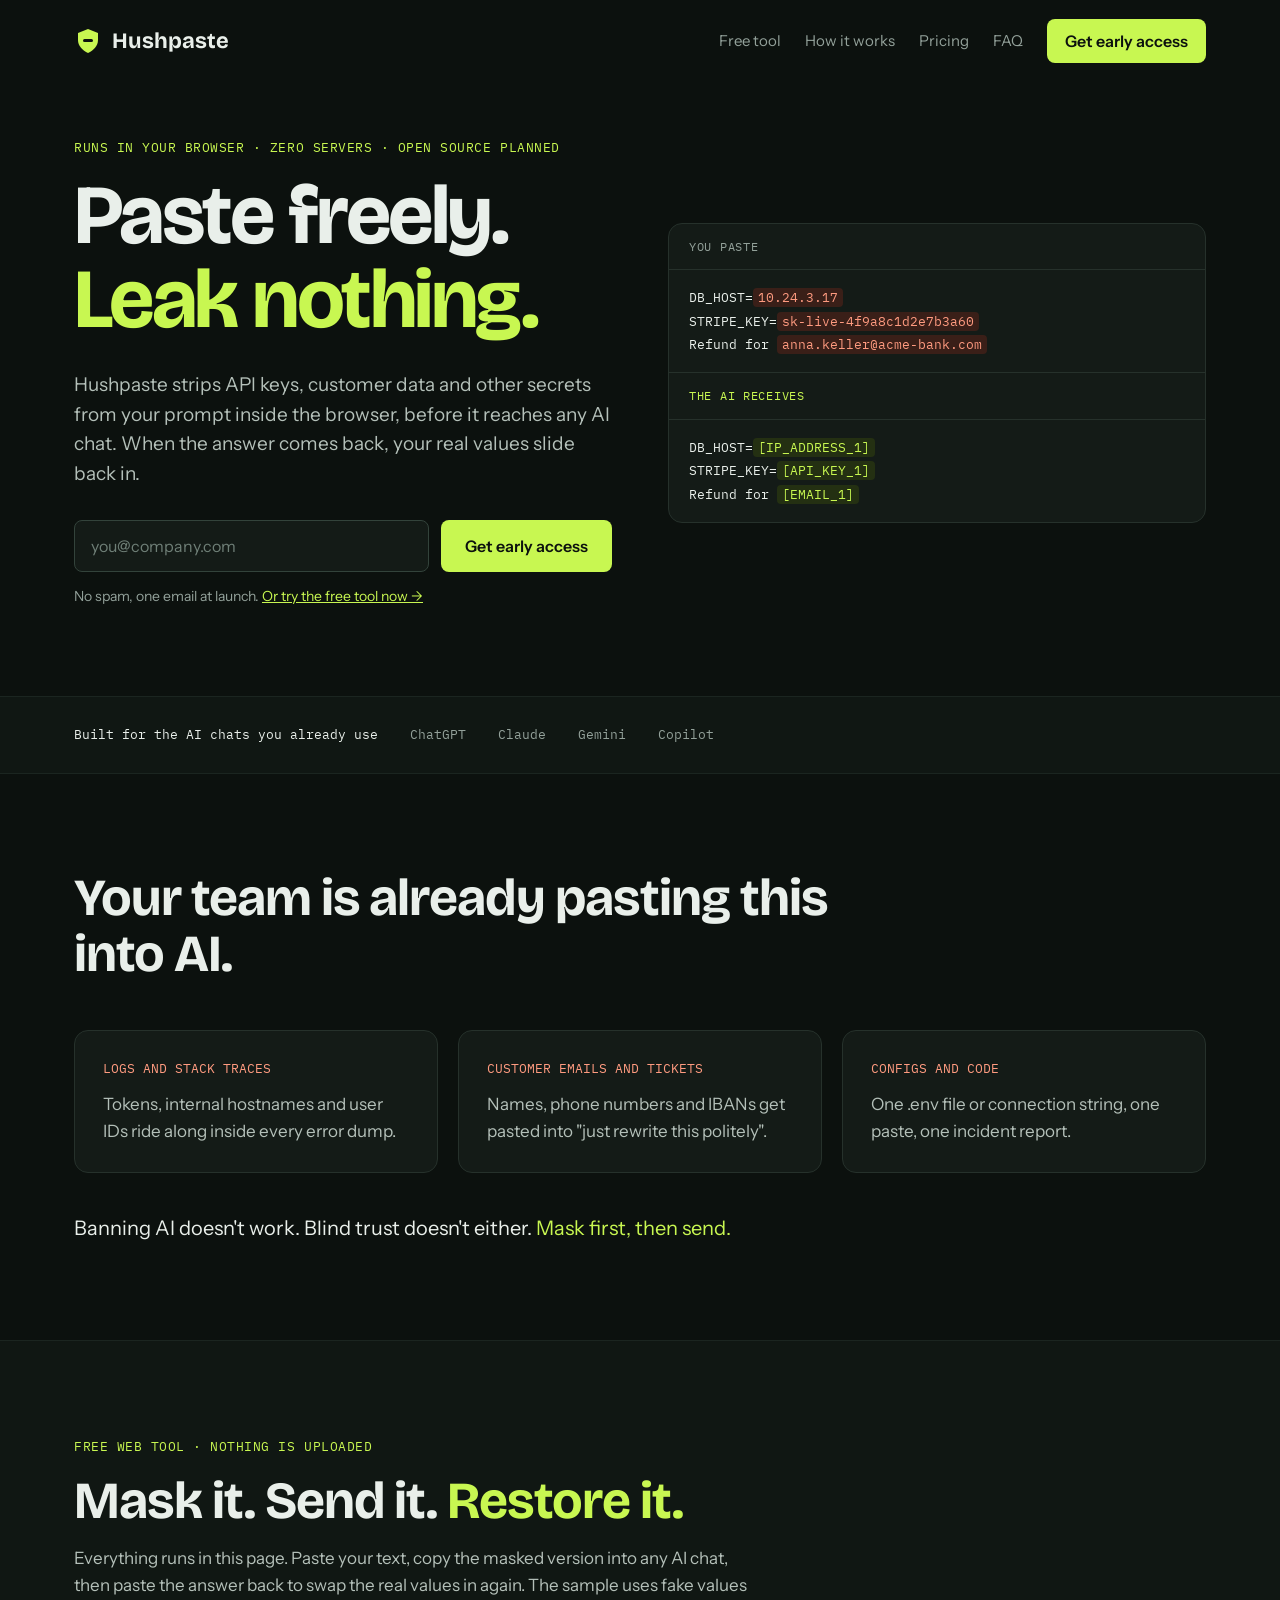
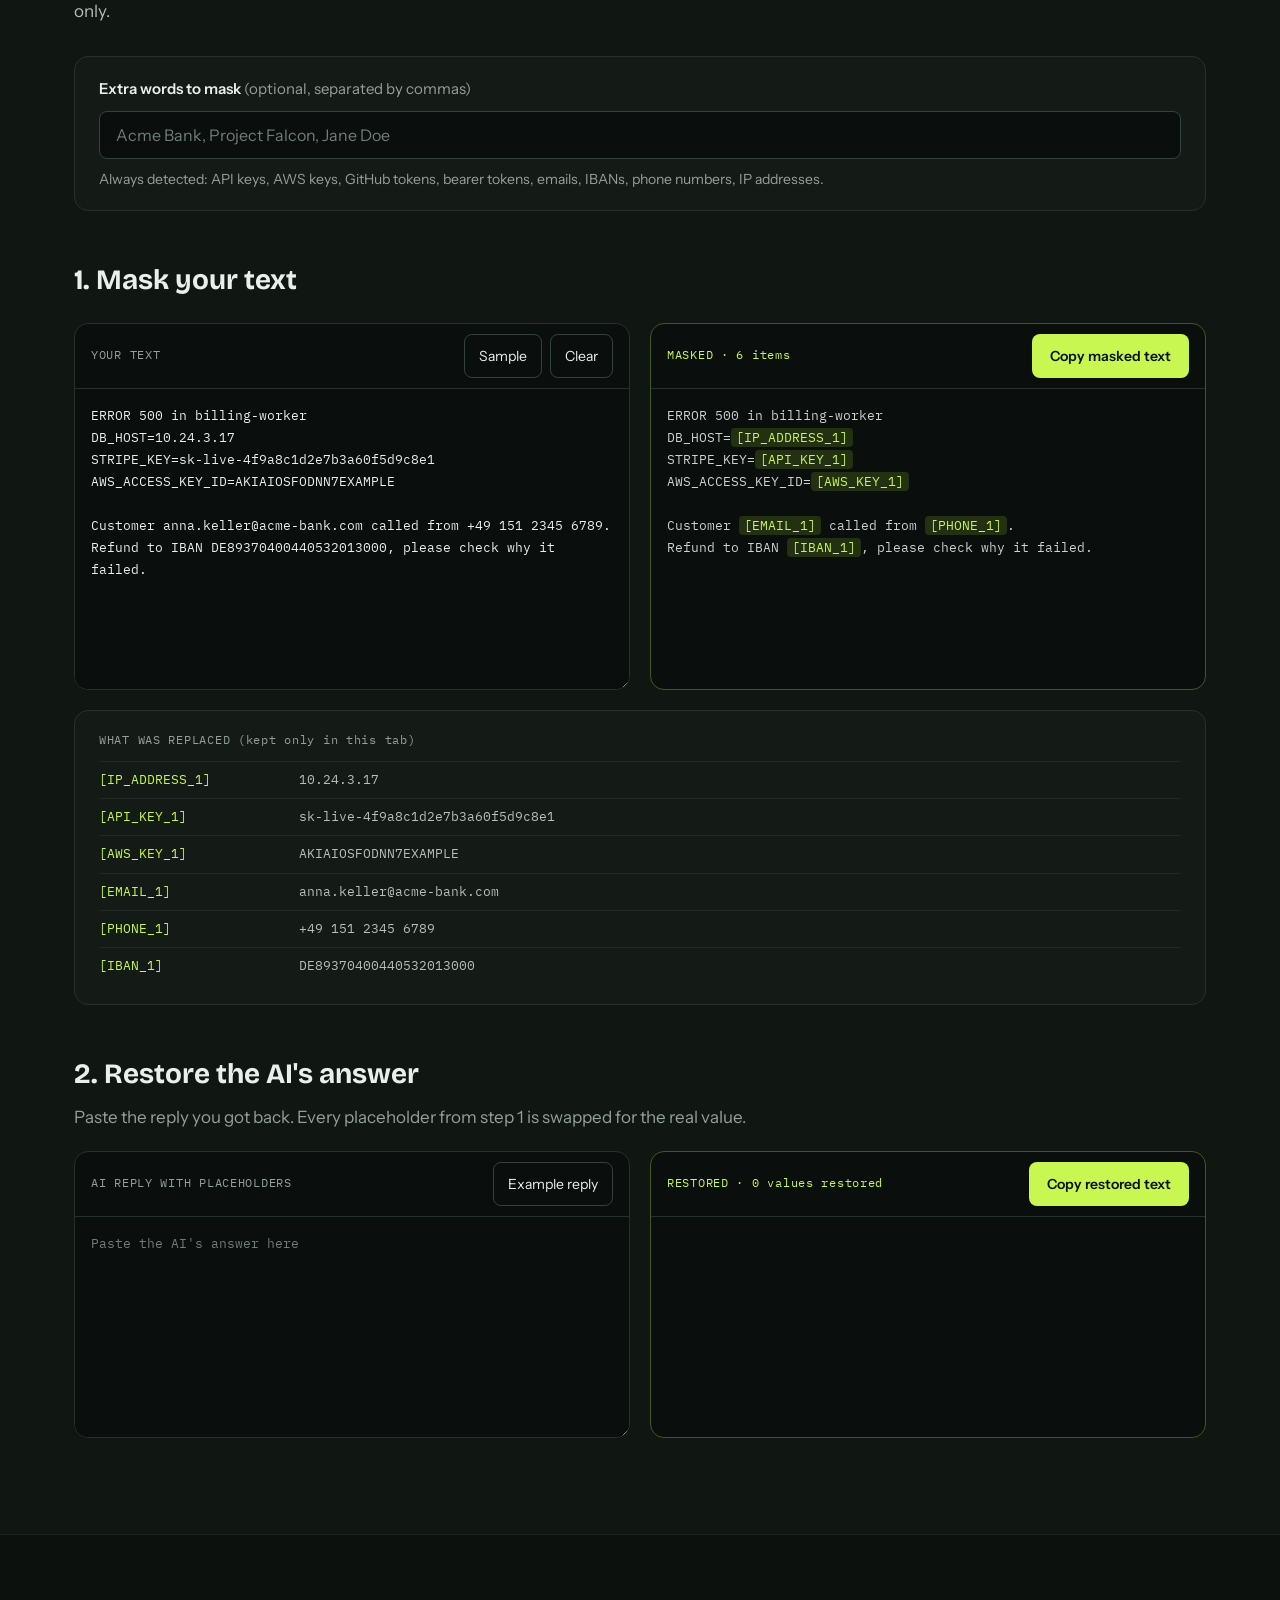
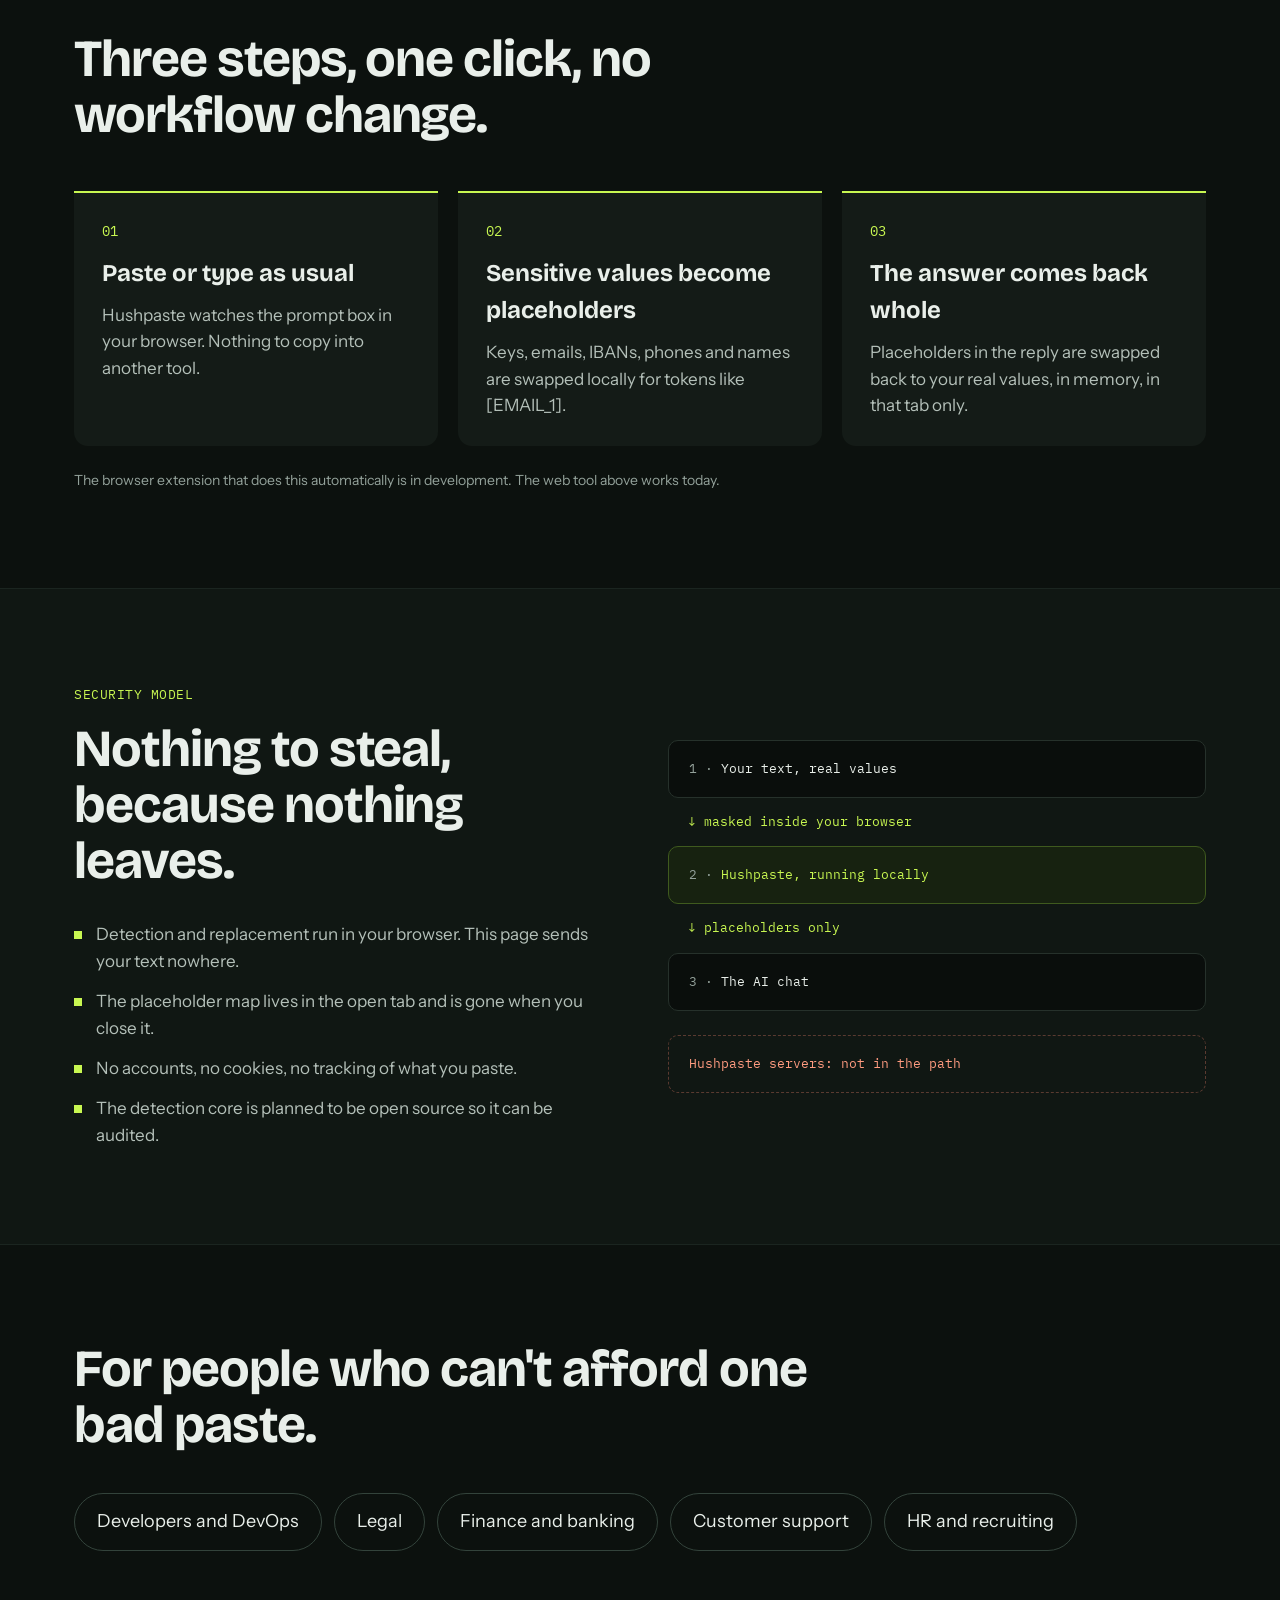
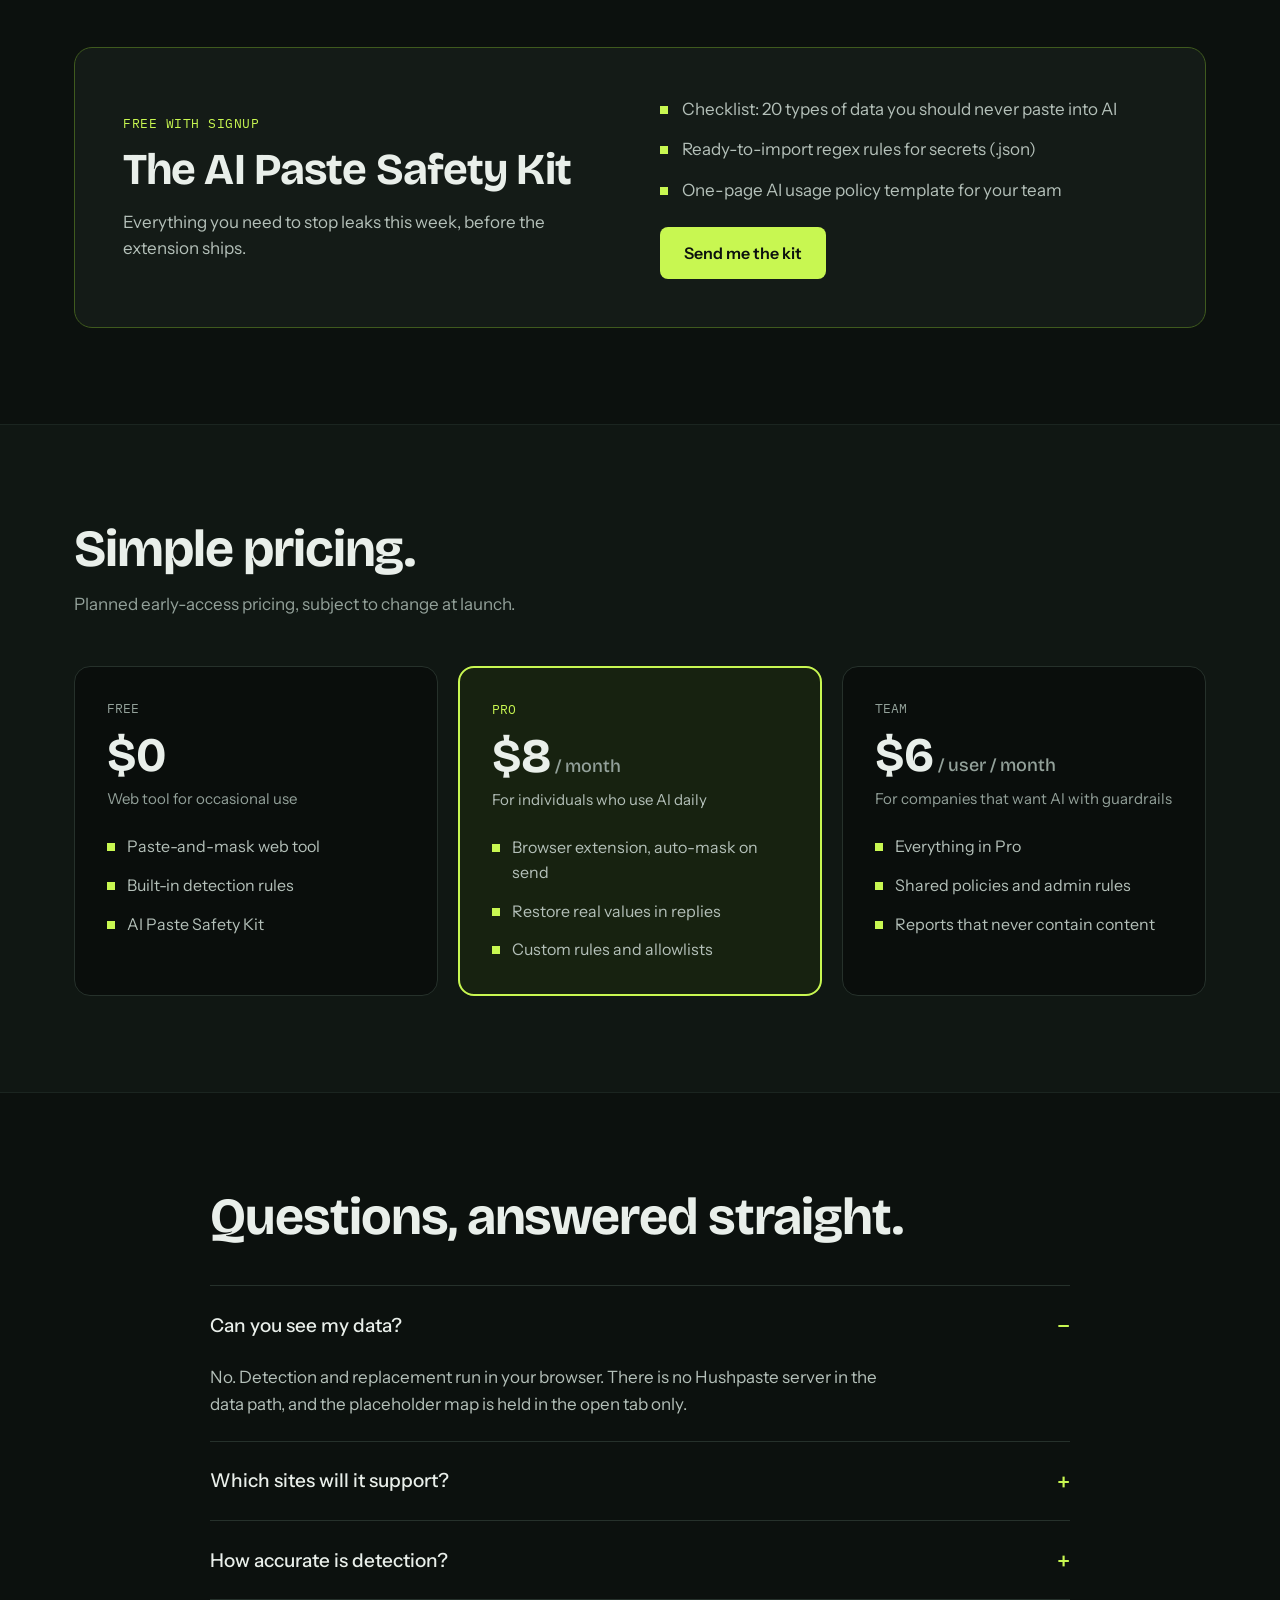
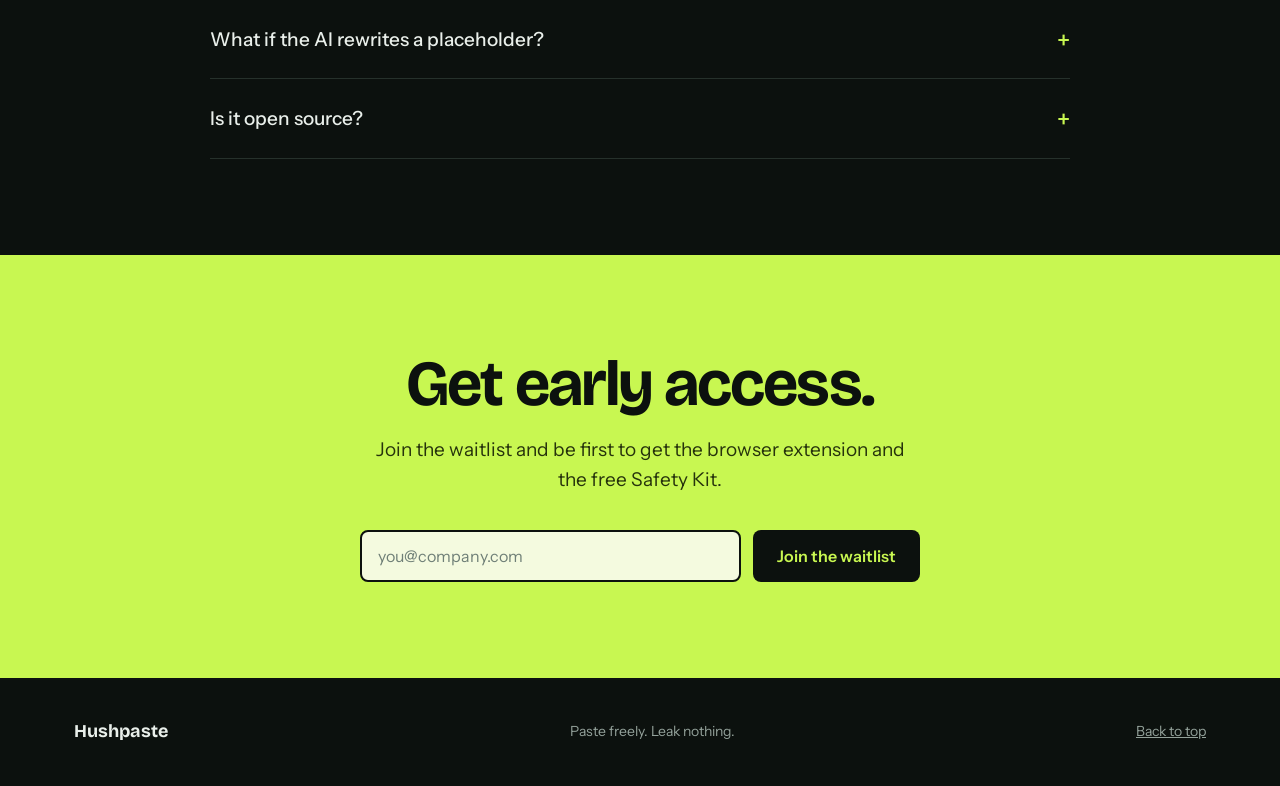
<file: index 2.html>
<!doctype html>
<html lang="en">
<head>
<meta charset="utf-8">
<meta name="viewport" content="width=device-width, initial-scale=1">
<title>Hushpaste: paste freely, leak nothing</title>
<meta name="description" content="Hushpaste masks API keys, emails and other sensitive data in your browser before you paste into an AI chat, then restores them in the reply. Nothing is uploaded.">
<meta property="og:title" content="Hushpaste: paste freely, leak nothing">
<meta property="og:description" content="Mask secrets and personal data before they reach an AI chat. Runs in your browser.">
<link href="https://fonts.googleapis.com/css2?family=Bricolage+Grotesque:opsz,wght@12..96,500;12..96,700&family=IBM+Plex+Mono:wght@400;500&family=Instrument+Sans:wght@400;500;600&display=swap" rel="stylesheet">
<style>
:root{--bg:#0C110E;--bg2:#101713;--panel:#141B17;--deep:#0A0E0C;--line:#26312B;--line2:#33433B;--text:#E9EFEA;--soft:#B4C0B9;--mute:#93A19A;--lime:#C8F751;--limebg:#243012;--limeline:#3F5A1E;--coral:#FF9B80;--coralbg:#3A1F18}
*{box-sizing:border-box}
html{scroll-behavior:smooth}
body{margin:0;background:var(--bg);color:var(--text);font-family:'Instrument Sans',system-ui,sans-serif;font-size:17px;line-height:1.55}
a{color:var(--lime)}
a:hover{color:#E3FF9A}
button,input,textarea{font-family:inherit}
:focus-visible{outline:2px solid var(--lime);outline-offset:2px}
::placeholder{color:#6F7F77}
.wrap{max-width:1180px;margin:0 auto;padding:0 24px}
.mono{font-family:'IBM Plex Mono',monospace}
.disp{font-family:'Bricolage Grotesque',sans-serif;font-weight:700}
.eyebrow{font-family:'IBM Plex Mono',monospace;font-size:13px;letter-spacing:.04em;color:var(--lime);margin:0 0 16px}
h1,h2,h3{margin:0;font-family:'Bricolage Grotesque',sans-serif;font-weight:700}
h2{font-size:clamp(32px,4.5vw,52px);line-height:1.08;letter-spacing:-.02em;max-width:760px}
h3{font-size:24px}
section{padding:96px 0}
.alt{background:var(--bg2);border-top:1px solid #1B2520;border-bottom:1px solid #1B2520}
.btn{display:inline-block;border:0;border-radius:8px;background:var(--lime);color:var(--bg);font-weight:600;font-size:16px;padding:0 24px;min-height:52px;line-height:52px;text-decoration:none;cursor:pointer}
.btn:hover{color:var(--bg);background:#D8FF78}
.btn-sm{min-height:44px;line-height:44px;padding:0 18px;font-size:14px}
.ghost{min-height:44px;padding:0 14px;border-radius:8px;border:1px solid var(--line2);background:transparent;color:var(--text);font-size:14px;cursor:pointer}
nav.top{display:flex;flex-wrap:wrap;align-items:center;justify-content:space-between;gap:12px;padding:16px 0}
.logo{display:flex;align-items:center;gap:10px;text-decoration:none;color:var(--text);font-family:'Bricolage Grotesque',sans-serif;font-weight:700;font-size:22px;padding:8px 0}
.links{display:flex;flex-wrap:wrap;align-items:center;gap:4px 24px;font-size:15px}
.links a{color:var(--mute);text-decoration:none;padding:12px 0}
.links a.btn{color:var(--bg);padding:0 18px;min-height:44px;line-height:44px}
.hero{display:flex;flex-wrap:wrap;gap:56px;align-items:center;padding:56px 0 88px}
.hero>div{flex:1 1 440px;min-width:0}
.hero h1{font-size:clamp(44px,7vw,84px);line-height:1;letter-spacing:-.03em}
.sub{margin:28px 0 0;max-width:560px;font-size:19px;color:var(--soft)}
.wl form{display:flex;flex-wrap:wrap;gap:12px;margin-top:32px;max-width:560px}
.wl input{flex:1 1 240px;min-width:0;height:52px;padding:0 16px;border-radius:8px;border:1px solid var(--line2);background:var(--panel);color:var(--text);font-size:16px}
.wl button{height:52px;padding:0 24px;border:0;border-radius:8px;background:var(--lime);color:var(--bg);font-weight:600;font-size:16px;cursor:pointer}
.err{margin:10px 0 0;color:#FF8A6B;font-size:14px}
.ok{margin-top:32px;max-width:560px;padding:20px 24px;border:1px solid var(--limeline);background:#172210;border-radius:12px}
.small{margin:14px 0 0;font-size:14px;color:var(--mute)}
.card{background:var(--panel);border:1px solid var(--line);border-radius:14px;overflow:hidden;font-family:'IBM Plex Mono',monospace;font-size:13px;line-height:1.8}
.card .hd{padding:12px 20px;border-bottom:1px solid var(--line);color:var(--mute);font-size:12px;letter-spacing:.06em}
.card .bd{padding:16px 20px;overflow-x:auto;white-space:nowrap}
.bad{background:var(--coralbg);color:var(--coral);padding:1px 5px;border-radius:4px}
.tok{background:var(--limebg);color:var(--lime);padding:1px 5px;border-radius:4px}
.strip{padding:28px 0;border-top:1px solid #1B2520;border-bottom:1px solid #1B2520;background:var(--bg2)}
.strip .wrap{display:flex;flex-wrap:wrap;gap:12px 32px;font-family:'IBM Plex Mono',monospace;font-size:13px;color:var(--mute)}
.row{display:flex;flex-wrap:wrap;gap:20px;margin-top:48px}
.row>*{flex:1 1 300px;min-width:0}
.box{padding:28px;background:var(--panel);border:1px solid var(--line);border-radius:14px}
.box p{margin:12px 0 0;color:var(--soft)}
.box .k{margin:0;font-family:'IBM Plex Mono',monospace;font-size:13px;color:var(--coral)}
.step{padding:28px;border-top:2px solid var(--lime);background:var(--panel);border-radius:0 0 14px 14px}
.step .n{margin:0;font-family:'IBM Plex Mono',monospace;font-size:14px;color:var(--lime)}
.step h3{margin-top:12px}
.step p{margin:10px 0 0;color:var(--soft)}
.panels{display:flex;flex-wrap:wrap;gap:20px;margin-top:20px}
.panel{flex:1 1 460px;min-width:0;background:var(--deep);border:1px solid var(--line);border-radius:14px;overflow:hidden}
.panel.g{border-color:var(--limeline)}
.panel .bar{display:flex;flex-wrap:wrap;align-items:center;justify-content:space-between;gap:8px;padding:10px 16px;border-bottom:1px solid var(--line);min-height:64px}
.panel .bar .t{font-family:'IBM Plex Mono',monospace;font-size:12px;letter-spacing:.06em;color:var(--mute)}
.panel.g .bar .t{color:var(--lime)}
.panel textarea{display:block;width:100%;border:0;background:var(--deep);color:var(--text);font-family:'IBM Plex Mono',monospace;font-size:13px;line-height:1.7;padding:16px;resize:vertical}
.out{padding:16px;font-family:'IBM Plex Mono',monospace;font-size:13px;line-height:1.7;color:#C9D4CD;word-break:break-word;white-space:pre-wrap}
.tool h3.s{font-size:28px;margin-top:48px}
.terms{margin-top:32px;padding:20px 24px;background:var(--panel);border:1px solid var(--line);border-radius:14px}
.terms input{display:block;width:100%;margin-top:10px;height:48px;padding:0 16px;border-radius:8px;border:1px solid var(--line2);background:var(--deep);color:var(--text);font-size:16px}
.map{margin-top:20px;padding:20px 24px;background:var(--panel);border:1px solid var(--line);border-radius:14px}
.map .r{display:flex;flex-wrap:wrap;gap:4px 20px;padding:8px 0;border-top:1px solid #1F2A24;font-family:'IBM Plex Mono',monospace;font-size:13px}
.map .r span:first-child{flex:0 0 180px;color:var(--lime)}
.map .r span:last-child{flex:1 1 240px;min-width:0;color:var(--soft);word-break:break-all}
.flow{display:flex;flex-direction:column;gap:14px;justify-content:center;font-family:'IBM Plex Mono',monospace;font-size:13px}
.flow div{padding:18px 20px;background:var(--deep);border:1px solid var(--line);border-radius:10px}
.flow .a{padding:0 0 0 20px;border:0;background:none;color:var(--lime)}
.flow .me{background:#172210;border-color:var(--limeline);color:var(--lime)}
.flow .no{border:1px dashed #5A3A30;color:var(--coral);background:none;margin-top:10px}
ul.ticks{list-style:none;margin:0;padding:0;display:flex;flex-direction:column;gap:14px;color:var(--soft)}
ul.ticks li{display:flex;gap:14px}
ul.ticks li:before{content:"";flex:none;width:8px;height:8px;margin-top:10px;background:var(--lime)}
.chips{display:flex;flex-wrap:wrap;gap:12px;margin-top:40px}
.chips span{padding:14px 22px;border:1px solid var(--line2);border-radius:999px;font-size:18px}
.kit{padding:48px;background:var(--panel);border:1px solid var(--limeline);border-radius:18px;display:flex;flex-wrap:wrap;gap:40px;align-items:center}
.kit>div{flex:1 1 380px;min-width:0}
.price{padding:32px;background:var(--deep);border:1px solid var(--line);border-radius:16px}
.price.hot{background:#172210;border:2px solid var(--lime)}
.price .pn{margin:0;font-family:'IBM Plex Mono',monospace;font-size:13px;color:var(--mute)}
.price.hot .pn{color:var(--lime)}
.price .pp{margin:12px 0 0;font-family:'Bricolage Grotesque',sans-serif;font-weight:700;font-size:48px;line-height:1}
.price .pp small{font-size:18px;font-weight:500;color:var(--mute)}
.price .pd{margin:8px 0 24px;color:var(--mute);font-size:15px}
.price ul.ticks li{font-size:16px;gap:12px}
.price ul.ticks li:before{margin-top:9px}
.faq{max-width:860px;margin:40px auto 0;border-top:1px solid var(--line)}
.faq details{border-bottom:1px solid var(--line)}
.faq summary{list-style:none;cursor:pointer;display:flex;justify-content:space-between;gap:16px;align-items:center;padding:22px 0;min-height:44px;font-size:19px;font-weight:500}
.faq summary::-webkit-details-marker{display:none}
.faq summary:after{content:"+";font-family:'IBM Plex Mono',monospace;color:var(--lime);font-size:22px}
.faq details[open] summary:after{content:"\2212"}
.faq p{margin:0 0 24px;max-width:700px;color:var(--soft)}
.cta{background:var(--lime);color:var(--bg);text-align:center}
.cta h2{margin:0 auto;font-size:clamp(36px,5.5vw,64px);line-height:1.04;letter-spacing:-.03em}
.cta .sub{margin:18px auto 0;color:#26330C}
.cta .wl form{margin:36px auto 0;justify-content:center}
.cta .wl input{border:2px solid var(--bg);background:#F4FADF;color:var(--bg)}
.cta .wl button{background:var(--bg);color:var(--lime)}
.cta .err{color:#7A1F0A;font-weight:500}
.cta .ok{margin:36px auto 0;background:var(--bg);color:var(--text);text-align:left}
footer{padding:40px 0}
footer .wrap{display:flex;flex-wrap:wrap;gap:12px 24px;justify-content:space-between;align-items:center;font-size:14px;color:var(--mute)}
[hidden]{display:none!important}
</style>
</head>
<body>

<div class="wrap">
<nav class="top">
<a class="logo" href="#top"><svg width="28" height="28" viewBox="0 0 28 28" aria-hidden="true"><path d="M14 2 L24 6 V13 C24 19 19.5 23.5 14 26 C8.5 23.5 4 19 4 13 V6 Z" fill="#C8F751"/><rect x="9" y="12" width="10" height="3" rx="1.5" fill="#0C110E"/></svg>Hushpaste</a>
<div class="links">
<a href="#demo">Free tool</a><a href="#how">How it works</a><a href="#pricing">Pricing</a><a href="#faq">FAQ</a>
<a class="btn" href="#join">Get early access</a>
</div>
</nav>
</div>

<main id="top">

<div class="wrap">
<div class="hero">
<div>
<p class="eyebrow">RUNS IN YOUR BROWSER · ZERO SERVERS · OPEN SOURCE PLANNED</p>
<h1>Paste freely.<br><span style="color:var(--lime)">Leak nothing.</span></h1>
<p class="sub">Hushpaste strips API keys, customer data and other secrets from your prompt inside the browser, before it reaches any AI chat. When the answer comes back, your real values slide back in.</p>
<div class="wl">
<form novalidate>
<label for="email-hero" style="position:absolute;width:1px;height:1px;overflow:hidden;clip:rect(0 0 0 0)">Work email</label>
<input id="email-hero" type="email" name="email" placeholder="you@company.com" autocomplete="email">
<button type="submit">Get early access</button>
<p class="err" role="alert" hidden style="flex-basis:100%;margin:0">Enter a valid email to join the waitlist.</p>
</form>
<div class="ok" hidden><p class="disp" style="margin:0;font-size:22px;color:var(--lime)">You're on the list.</p><p style="margin:8px 0 0;color:var(--soft);font-size:15px">We'll email you when early access opens.</p></div>
<p class="small">No spam, one email at launch. <a href="#demo">Or try the free tool now →</a></p>
</div>
</div>
<div class="card">
<div class="hd">YOU PASTE</div>
<div class="bd">
<div>DB_HOST=<span class="bad">10.24.3.17</span></div>
<div>STRIPE_KEY=<span class="bad">sk-live-4f9a8c1d2e7b3a60</span></div>
<div>Refund for <span class="bad">anna.keller@acme-bank.com</span></div>
</div>
<div class="hd" style="border-top:1px solid var(--line);color:var(--lime)">THE AI RECEIVES</div>
<div class="bd">
<div>DB_HOST=<span class="tok">[IP_ADDRESS_1]</span></div>
<div>STRIPE_KEY=<span class="tok">[API_KEY_1]</span></div>
<div>Refund for <span class="tok">[EMAIL_1]</span></div>
</div>
</div>
</div>
</div>

<div class="strip"><div class="wrap"><span style="color:var(--text)">Built for the AI chats you already use</span><span>ChatGPT</span><span>Claude</span><span>Gemini</span><span>Copilot</span></div></div>

<section>
<div class="wrap">
<h2>Your team is already pasting this into AI.</h2>
<div class="row">
<div class="box"><p class="k">LOGS AND STACK TRACES</p><p>Tokens, internal hostnames and user IDs ride along inside every error dump.</p></div>
<div class="box"><p class="k">CUSTOMER EMAILS AND TICKETS</p><p>Names, phone numbers and IBANs get pasted into "just rewrite this politely".</p></div>
<div class="box"><p class="k">CONFIGS AND CODE</p><p>One .env file or connection string, one paste, one incident report.</p></div>
</div>
<p style="margin:40px 0 0;font-size:20px">Banning AI doesn't work. Blind trust doesn't either. <span style="color:var(--lime)">Mask first, then send.</span></p>
</div>
</section>

<section id="demo" class="alt tool">
<div class="wrap">
<p class="eyebrow">FREE WEB TOOL · NOTHING IS UPLOADED</p>
<h2>Mask it. Send it. <span style="color:var(--lime)">Restore it.</span></h2>
<p style="margin:16px 0 0;max-width:680px;color:var(--soft)">Everything runs in this page. Paste your text, copy the masked version into any AI chat, then paste the answer back to swap the real values in again. The sample uses fake values only.</p>

<div class="terms">
<label for="terms" style="display:block;font-size:15px;font-weight:600">Extra words to mask <span style="font-weight:400;color:var(--mute)">(optional, separated by commas)</span></label>
<input id="terms" type="text" placeholder="Acme Bank, Project Falcon, Jane Doe">
<p class="small" style="margin-top:10px">Always detected: API keys, AWS keys, GitHub tokens, bearer tokens, emails, IBANs, phone numbers, IP addresses.</p>
</div>

<h3 class="s">1. Mask your text</h3>
<div class="panels">
<div class="panel">
<div class="bar"><label class="t" for="src">YOUR TEXT</label><div style="display:flex;gap:8px"><button type="button" class="ghost" id="btnSample">Sample</button><button type="button" class="ghost" id="btnClear">Clear</button></div></div>
<textarea id="src" style="min-height:300px" placeholder="Paste a log, an email or a config file here"></textarea>
</div>
<div class="panel g">
<div class="bar"><span class="t">MASKED · <span id="count">0 items</span></span><button type="button" class="btn btn-sm" id="copy1" style="border:0">Copy masked text</button></div>
<div class="out" id="out" style="min-height:300px"></div>
</div>
</div>
<div class="map" id="mapBox" hidden>
<p class="mono" style="margin:0 0 12px;font-size:12px;letter-spacing:.06em;color:var(--mute)">WHAT WAS REPLACED (kept only in this tab)</p>
<div id="map"></div>
</div>

<h3 class="s">2. Restore the AI's answer</h3>
<p style="margin:8px 0 0;color:var(--mute)">Paste the reply you got back. Every placeholder from step 1 is swapped for the real value.</p>
<div class="panels">
<div class="panel">
<div class="bar"><label class="t" for="reply">AI REPLY WITH PLACEHOLDERS</label><button type="button" class="ghost" id="btnExample">Example reply</button></div>
<textarea id="reply" style="min-height:220px" placeholder="Paste the AI's answer here"></textarea>
</div>
<div class="panel g">
<div class="bar"><span class="t">RESTORED · <span id="restCount">0 values restored</span></span><button type="button" class="btn btn-sm" id="copy2" style="border:0">Copy restored text</button></div>
<div class="out" id="restored" style="min-height:220px;color:var(--text)"></div>
</div>
</div>
</div>
</section>

<section id="how">
<div class="wrap">
<h2>Three steps, one click, no workflow change.</h2>
<div class="row">
<div class="step"><p class="n">01</p><h3>Paste or type as usual</h3><p>Hushpaste watches the prompt box in your browser. Nothing to copy into another tool.</p></div>
<div class="step"><p class="n">02</p><h3>Sensitive values become placeholders</h3><p>Keys, emails, IBANs, phones and names are swapped locally for tokens like [EMAIL_1].</p></div>
<div class="step"><p class="n">03</p><h3>The answer comes back whole</h3><p>Placeholders in the reply are swapped back to your real values, in memory, in that tab only.</p></div>
</div>
<p class="small" style="margin-top:24px">The browser extension that does this automatically is in development. The web tool above works today.</p>
</div>
</section>

<section class="alt">
<div class="wrap" style="display:flex;flex-wrap:wrap;gap:56px">
<div style="flex:1 1 460px;min-width:0">
<p class="eyebrow">SECURITY MODEL</p>
<h2>Nothing to steal, because nothing leaves.</h2>
<ul class="ticks" style="margin-top:32px">
<li>Detection and replacement run in your browser. This page sends your text nowhere.</li>
<li>The placeholder map lives in the open tab and is gone when you close it.</li>
<li>No accounts, no cookies, no tracking of what you paste.</li>
<li>The detection core is planned to be open source so it can be audited.</li>
</ul>
</div>
<div class="flow" style="flex:1 1 460px;min-width:0">
<div><span style="color:var(--mute)">1 · </span>Your text, real values</div>
<div class="a">↓ masked inside your browser</div>
<div class="me"><span style="color:var(--mute)">2 · </span>Hushpaste, running locally</div>
<div class="a">↓ placeholders only</div>
<div><span style="color:var(--mute)">3 · </span>The AI chat</div>
<div class="no">Hushpaste servers: not in the path</div>
</div>
</div>
</section>

<section>
<div class="wrap">
<h2>For people who can't afford one bad paste.</h2>
<div class="chips"><span>Developers and DevOps</span><span>Legal</span><span>Finance and banking</span><span>Customer support</span><span>HR and recruiting</span></div>
</div>
</section>

<section style="padding-top:0">
<div class="wrap">
<div class="kit">
<div>
<p class="eyebrow" style="margin-bottom:12px">FREE WITH SIGNUP</p>
<h2 style="font-size:clamp(30px,4vw,44px);line-height:1.1">The AI Paste Safety Kit</h2>
<p style="margin:14px 0 0;color:var(--soft)">Everything you need to stop leaks this week, before the extension ships.</p>
</div>
<div>
<ul class="ticks">
<li>Checklist: 20 types of data you should never paste into AI</li>
<li>Ready-to-import regex rules for secrets (.json)</li>
<li>One-page AI usage policy template for your team</li>
</ul>
<a class="btn" href="#join" style="margin-top:24px">Send me the kit</a>
</div>
</div>
</div>
</section>

<section id="pricing" class="alt">
<div class="wrap">
<h2>Simple pricing.</h2>
<p style="margin:14px 0 0;color:var(--mute)">Planned early-access pricing, subject to change at launch.</p>
<div class="row" style="align-items:stretch">
<div class="price"><p class="pn">FREE</p><p class="pp">$0</p><p class="pd">Web tool for occasional use</p><ul class="ticks"><li>Paste-and-mask web tool</li><li>Built-in detection rules</li><li>AI Paste Safety Kit</li></ul></div>
<div class="price hot"><p class="pn">PRO</p><p class="pp">$8<small> / month</small></p><p class="pd" style="color:var(--soft)">For individuals who use AI daily</p><ul class="ticks"><li>Browser extension, auto-mask on send</li><li>Restore real values in replies</li><li>Custom rules and allowlists</li></ul></div>
<div class="price"><p class="pn">TEAM</p><p class="pp">$6<small> / user / month</small></p><p class="pd">For companies that want AI with guardrails</p><ul class="ticks"><li>Everything in Pro</li><li>Shared policies and admin rules</li><li>Reports that never contain content</li></ul></div>
</div>
</div>
</section>

<section id="faq">
<div class="wrap">
<h2 style="max-width:860px;margin:0 auto">Questions, answered straight.</h2>
<div class="faq">
<details open><summary>Can you see my data?</summary><p>No. Detection and replacement run in your browser. There is no Hushpaste server in the data path, and the placeholder map is held in the open tab only.</p></details>
<details><summary>Which sites will it support?</summary><p>Launch targets are the major AI chats, including ChatGPT, Claude and Gemini. Waitlist members help decide what comes next.</p></details>
<details><summary>How accurate is detection?</summary><p>Values with a known format, such as keys, tokens, IBANs and emails, are caught by pattern matching. Names and organizations are not detected automatically yet, so add them in the "extra words" box and review the result before sending.</p></details>
<details><summary>What if the AI rewrites a placeholder?</summary><p>Restoration matches placeholders exactly. If a reply changes one, it stays as it is and is not guessed.</p></details>
<details><summary>Is it open source?</summary><p>The detection core is planned to be, so anyone can audit exactly what runs in your browser.</p></details>
</div>
</div>
</section>

<section id="join" class="cta">
<div class="wrap" style="max-width:760px">
<h2>Get early access.</h2>
<p class="sub">Join the waitlist and be first to get the browser extension and the free Safety Kit.</p>
<div class="wl">
<form novalidate>
<label for="email-cta" style="position:absolute;width:1px;height:1px;overflow:hidden;clip:rect(0 0 0 0)">Work email</label>
<input id="email-cta" type="email" name="email" placeholder="you@company.com" autocomplete="email">
<button type="submit">Join the waitlist</button>
<p class="err" role="alert" hidden style="flex-basis:100%;margin:0">Enter a valid email to join the waitlist.</p>
</form>
<div class="ok" hidden><p class="disp" style="margin:0;font-size:22px;color:var(--lime)">You're on the list.</p><p style="margin:8px 0 0;color:var(--soft);font-size:15px">We'll email you when early access opens.</p></div>
</div>
</div>
</section>

</main>

<footer><div class="wrap"><span class="disp" style="font-size:18px;color:var(--text)">Hushpaste</span><span>Paste freely. Leak nothing.</span><a href="#top" style="color:var(--mute)">Back to top</a></div></footer>

<script>
// ---- SETTINGS ----
// To collect emails: create a free form at formspree.io (or similar) and paste its URL here.
// Example: 'https://formspree.io/f/xxxxxxxx'. Left empty, the form only shows the thank-you message.
var WAITLIST_URL = 'https://formspree.io/f/mnpjvzbo';

(function () {
  var SAMPLE = 'ERROR 500 in billing-worker\nDB_HOST=10.24.3.17\nSTRIPE_KEY=sk-live-4f9a8c1d2e7b3a60f5d9c8e1\nAWS_ACCESS_KEY_ID=AKIAIOSFODNN7EXAMPLE\n\nCustomer anna.keller@acme-bank.com called from +49 151 2345 6789.\nRefund to IBAN DE89370400440532013000, please check why it failed.';
  var $ = function (id) { return document.getElementById(id); };
  var src = $('src'), reply = $('reply'), terms = $('terms');
  var cur = { tokens: [], masked: '' };
  var restoredText = '';

  function esc(s) { return s.replace(/&/g, '&amp;').replace(/</g, '&lt;').replace(/>/g, '&gt;'); }

  function analyze(text, extra) {
    var rules = [];
    (extra || '').split(',').forEach(function (t) {
      var w = t.trim();
      if (w.length >= 2) rules.push(['CUSTOM', new RegExp(w.replace(/[.*+?^$(){}|[\]\\]/g, '\\$&'), 'gi')]);
    });
    [
      ['API_KEY', /\bsk-[A-Za-z0-9_-]{16,}/g],
      ['AWS_KEY', /\bAKIA[0-9A-Z]{16}\b/g],
      ['GH_TOKEN', /\bgh[pousr]_[A-Za-z0-9]{20,}/g],
      ['BEARER_TOKEN', /Bearer\s+[A-Za-z0-9._~+-]{16,}=*/g],
      ['EMAIL', /[A-Za-z0-9._%+-]+@[A-Za-z0-9.-]+\.[A-Za-z]{2,}/g],
      ['IBAN', /\b[A-Z]{2}\d{2}[A-Z0-9]{11,30}\b/g],
      ['PHONE', /\+\d[\d\s().-]{8,}\d/g],
      ['IP_ADDRESS', /\b(?:\d{1,3}\.){3}\d{1,3}\b/g]
    ].forEach(function (r) { rules.push(r); });
    var found = [];
    rules.forEach(function (r, pri) {
      var re = r[1], m;
      re.lastIndex = 0;
      while ((m = re.exec(text)) !== null) {
        if (!m[0].length) { re.lastIndex++; continue; }
        found.push({ type: r[0], start: m.index, end: m.index + m[0].length, value: m[0], pri: pri });
      }
    });
    found.sort(function (a, b) { return a.start - b.start || a.pri - b.pri || b.end - a.end; });
    var acc = [], last = 0;
    found.forEach(function (f) { if (f.start >= last) { acc.push(f); last = f.end; } });
    var counters = {}, map = {}, order = [], html = '', plain = '', pos = 0;
    acc.forEach(function (f) {
      var gap = text.slice(pos, f.start);
      html += esc(gap); plain += gap;
      var key = f.type + '|' + f.value.toLowerCase();
      if (!map[key]) {
        counters[f.type] = (counters[f.type] || 0) + 1;
        map[key] = '[' + f.type + '_' + counters[f.type] + ']';
        order.push({ ph: map[key], orig: f.value });
      }
      html += '<span class="tok">' + esc(map[key]) + '</span>';
      plain += map[key];
      pos = f.end;
    });
    var tail = text.slice(pos);
    html += esc(tail); plain += tail;
    return { html: html, plain: plain, count: acc.length, tokens: order };
  }

  function render() {
    var a = analyze(src.value, terms.value);
    cur = { tokens: a.tokens, masked: a.plain };
    $('out').innerHTML = a.html;
    $('count').textContent = a.count === 1 ? '1 item' : a.count + ' items';
    var rows = '';
    a.tokens.forEach(function (t) { rows += '<div class="r"><span>' + esc(t.ph) + '</span><span>' + esc(t.orig) + '</span></div>'; });
    $('map').innerHTML = rows;
    $('mapBox').hidden = !a.tokens.length;
    var r = reply.value, hits = 0;
    a.tokens.forEach(function (t) {
      var parts = r.split(t.ph);
      if (parts.length > 1) hits += parts.length - 1;
      r = parts.join(t.orig);
    });
    restoredText = r;
    $('restored').textContent = r;
    $('restCount').textContent = hits === 1 ? '1 value restored' : hits + ' values restored';
  }

  function copy(text, btn, label) {
    function done() { btn.textContent = 'Copied'; setTimeout(function () { btn.textContent = label; }, 1500); }
    function fallback() {
      try {
        var ta = document.createElement('textarea');
        ta.value = text; ta.style.position = 'fixed'; ta.style.opacity = '0';
        document.body.appendChild(ta); ta.select(); document.execCommand('copy'); document.body.removeChild(ta);
        done();
      } catch (e) {}
    }
    if (navigator.clipboard && navigator.clipboard.writeText) navigator.clipboard.writeText(text).then(done, fallback);
    else fallback();
  }

  src.value = SAMPLE;
  src.addEventListener('input', render);
  reply.addEventListener('input', render);
  terms.addEventListener('input', render);
  $('btnSample').addEventListener('click', function () { src.value = SAMPLE; render(); });
  $('btnClear').addEventListener('click', function () { src.value = ''; reply.value = ''; render(); });
  $('btnExample').addEventListener('click', function () {
    var t = cur.tokens;
    reply.value = t.length
      ? 'I would rotate ' + t[0].ph + ' first, then check whether ' + (t[1] || t[0]).ph + ' appears in older logs or tickets.'
      : 'Nothing was masked, so there is nothing to restore.';
    render();
  });
  $('copy1').addEventListener('click', function () { copy(cur.masked, this, 'Copy masked text'); });
  $('copy2').addEventListener('click', function () { copy(restoredText, this, 'Copy restored text'); });
  render();

  // ---- waitlist forms ----
  var forms = document.querySelectorAll('.wl form');
  Array.prototype.forEach.call(forms, function (form) {
    form.addEventListener('submit', function (e) {
      e.preventDefault();
      var input = form.querySelector('input[type=email]');
      var err = form.querySelector('.err');
      var v = input.value.trim();
      if (!/^\S+@\S+\.\S+$/.test(v)) { err.hidden = false; return; }
      err.hidden = true;
      if (WAITLIST_URL) {
        try {
          fetch(WAITLIST_URL, { method: 'POST', headers: { 'Content-Type': 'application/json', 'Accept': 'application/json' }, body: JSON.stringify({ email: v }) });
        } catch (x) {}
      }
      Array.prototype.forEach.call(document.querySelectorAll('.wl'), function (w) {
        w.querySelector('form').hidden = true;
        w.querySelector('.ok').hidden = false;
      });
    });
  });
})();
</script>
</body>
</html>
</file>
